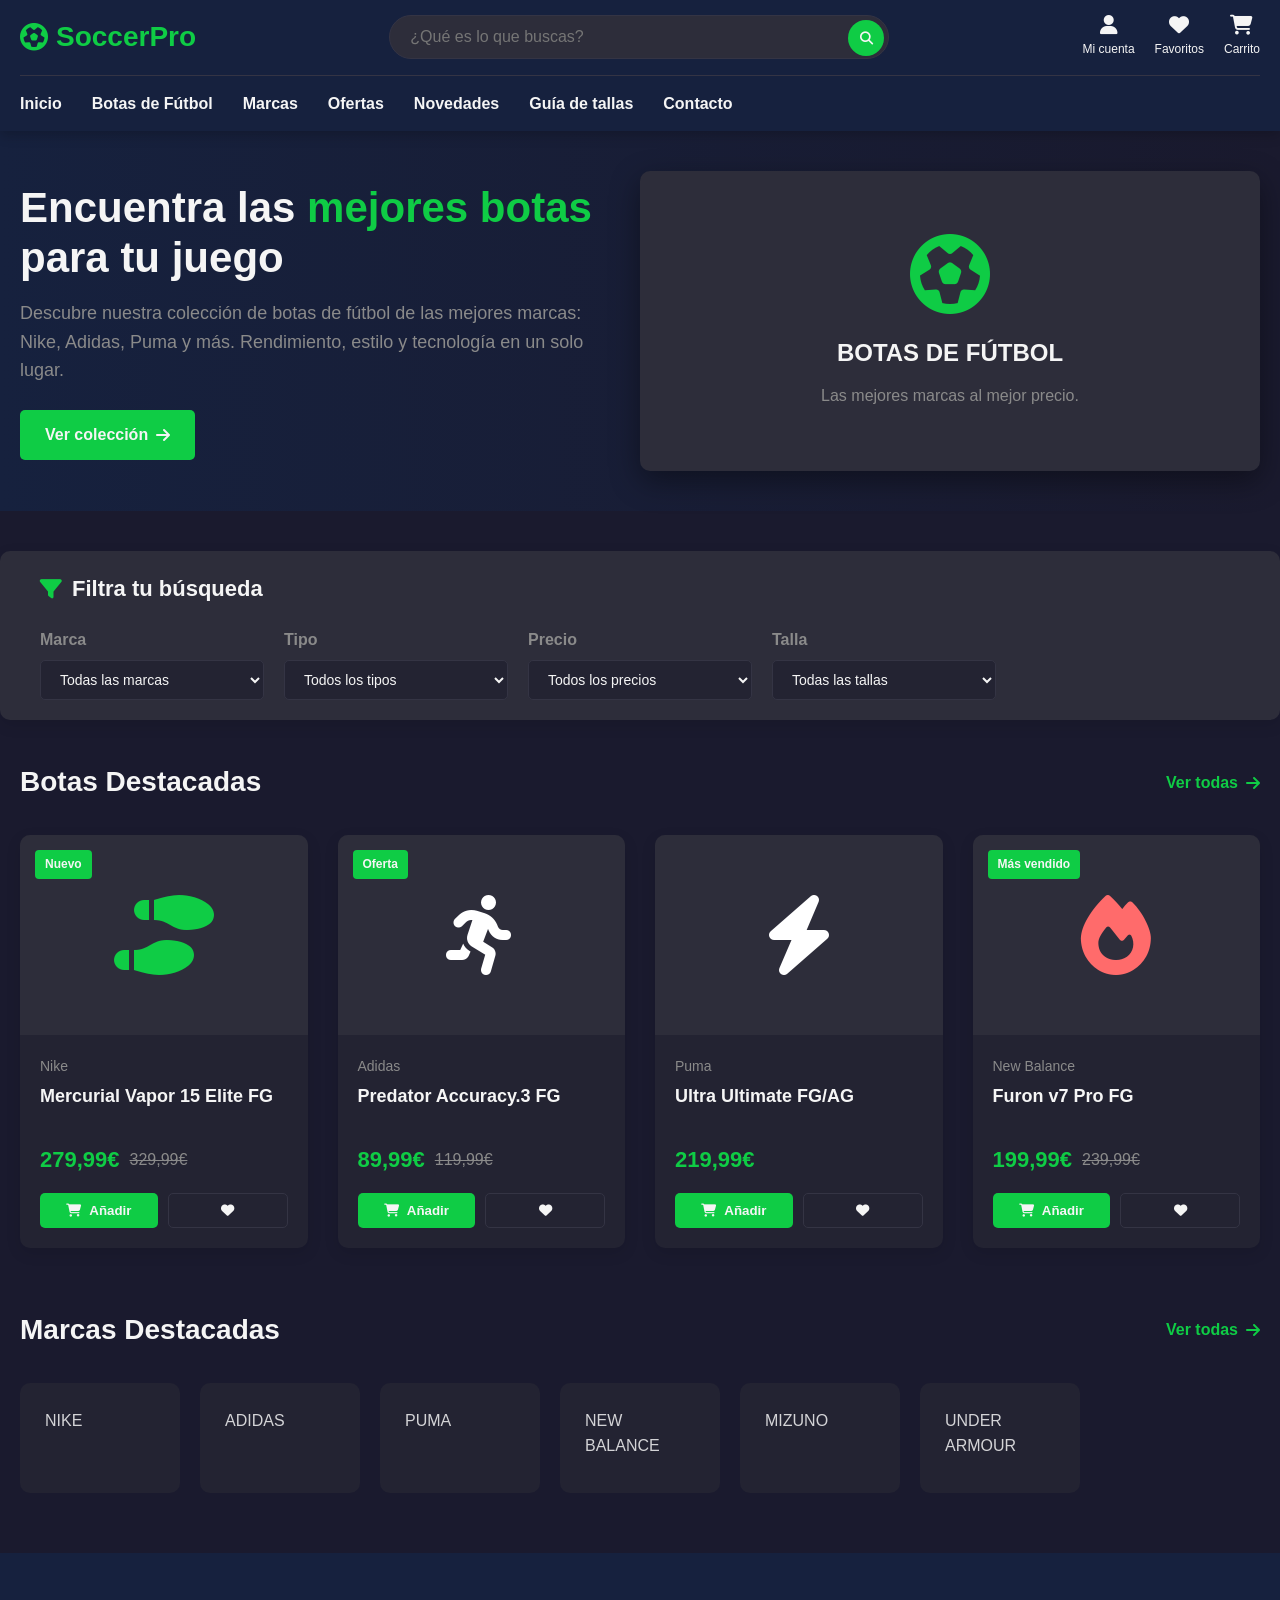
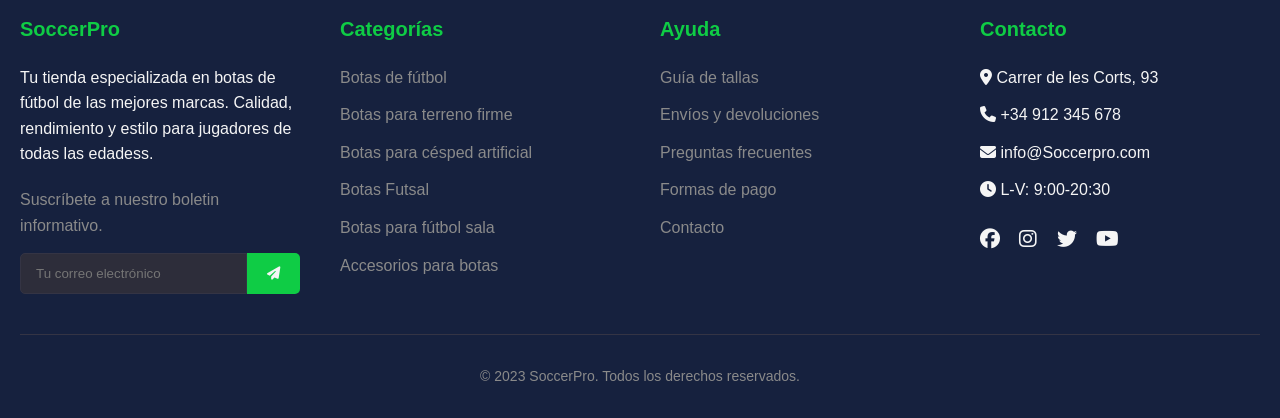
<file: Aplicaciones Web/Proyecto/MyWeb/Index.html>
<!DOCTYPE html>
<html lang="es">
<head>
    <meta charset="UTF-8">
    <meta name="viewport" content="width=device-width, initial-scale=1.0">
    <title>Botas de Fútbol | Tienda Oficial</title>
    <link rel="stylesheet" href="https://cdnjs.cloudflare.com/ajax/libs/font-awesome/6.4.0/css/all.min.css">
    <style>
        /* Reset y configuración general */
        * {
            margin: 0;
            padding: 0;
            box-sizing: border-box;
            font-family: 'Segoe UI', Tahoma, Geneva, Verdana, sans-serif;
        }

        :root {
            --primary: #1a1a2e;
            --secondary: #16213e;
            --accent: #0fcc45;
            --accent-hover: #2d24ae;
            --light: #f5f5f5;
            --gray: #8a8a8a;
            --dark-gray: #2d2d3a;
            --card-bg: #232332;
            --border-color: #343444;
        }

        body {
            background-color: var(--primary);
            color: var(--light);
            line-height: 1.6;
        }

        a {
            text-decoration: none;
            color: inherit;
        }

        .container {
            width: 100%;
            max-width: 1400px;
            margin: 0 auto;
            padding: 0 20px;
        }

        /* Header y navegación */
        header {
            background-color: var(--secondary);
            box-shadow: 0 4px 12px rgba(0, 0, 0, 0.2);
            position: sticky;
            top: 0;
            z-index: 1000;
        }

        .header-top {
            display: flex;
            justify-content: space-between;
            align-items: center;
            padding: 15px 0;
            border-bottom: 1px solid var(--border-color);
        }

        .logo {
            font-size: 28px;
            font-weight: 800;
            color: var(--accent);
            display: flex;
            align-items: center;
        }

        .logo i {
            margin-right: 8px;
        }

        .search-bar {
            flex: 0 1 500px;
            position: relative;
        }

        .search-bar input {
            width: 100%;
            padding: 12px 20px;
            border-radius: 30px;
            border: 1px solid var(--border-color);
            background-color: var(--dark-gray);
            color: var(--light);
            font-size: 16px;
        }

        .search-bar button {
            position: absolute;
            right: 5px;
            top: 5px;
            background-color: var(--accent);
            border: none;
            border-radius: 50%;
            width: 36px;
            height: 36px;
            color: var(--light);
            cursor: pointer;
            transition: background-color 0.3s;
        }

        .search-bar button:hover {
            background-color: var(--accent-hover);
        }

        .user-actions {
            display: flex;
            gap: 20px;
        }

        .user-actions a {
            display: flex;
            flex-direction: column;
            align-items: center;
            font-size: 12px;
            transition: color 0.3s;
        }

        .user-actions a:hover {
            color: var(--accent);
        }

        .user-actions i {
            font-size: 20px;
            margin-bottom: 5px;
        }

        .header-bottom {
            padding: 15px 0;
        }

        nav ul {
            display: flex;
            list-style: none;
            gap: 30px;
        }

        nav ul li a {
            font-weight: 600;
            font-size: 16px;
            transition: color 0.3s;
            position: relative;
        }

        nav ul li a:hover {
            color: var(--accent);
        }

        nav ul li a::after {
            content: '';
            position: absolute;
            bottom: -5px;
            left: 0;
            width: 0;
            height: 2px;
            background-color: var(--accent);
            transition: width 0.3s;
        }

        nav ul li a:hover::after {
            width: 100%;
        }

        /* Hero Section */
        .hero {
            background: linear-gradient(to right, var(--secondary), var(--primary));
            padding: 40px 0;
            margin-bottom: 40px;
        }

        .hero-content {
            display: flex;
            align-items: center;
            justify-content: space-between;
        }

        .hero-text {
            flex: 1;
        }

        .hero-text h1 {
            font-size: 42px;
            margin-bottom: 15px;
            line-height: 1.2;
        }

        .hero-text h1 span {
            color: var(--accent);
        }

        .hero-text p {
            font-size: 18px;
            margin-bottom: 25px;
            color: var(--gray);
            max-width: 600px;
        }

        .hero-image {
            flex: 1;
            text-align: right;
        }

        .hero-image img {
            max-width: 100%;
            border-radius: 10px;
            box-shadow: 0 10px 30px rgba(0, 0, 0, 0.4);
        }

        /* Filtros */
        .filters {
            background-color: var(--dark-gray);
            border-radius: 10px;
            padding: 20px;
            margin-bottom: 40px;
            box-shadow: 0 5px 15px rgba(0, 0, 0, 0.1);
        }

        .filters h2 {
            margin-bottom: 20px;
            font-size: 22px;
            display: flex;
            align-items: center;
            gap: 10px;
        }

        .filters h2 i {
            color: var(--accent);
        }

        .filter-options {
            display: grid;
            grid-template-columns: repeat(auto-fill, minmax(200px, 1fr));
            gap: 20px;
        }

        .filter-group {
            display: flex;
            flex-direction: column;
        }

        .filter-group label {
            margin-bottom: 8px;
            font-weight: 600;
            color: var(--gray);
        }

        .filter-group select {
            padding: 10px 15px;
            border-radius: 5px;
            border: 1px solid var(--border-color);
            background-color: var(--card-bg);
            color: var(--light);
            font-size: 14px;
        }

        /* Productos */
        .products-section {
            margin-bottom: 60px;
        }

        .section-header {
            display: flex;
            justify-content: space-between;
            align-items: center;
            margin-bottom: 30px;
        }

        .section-header h2 {
            font-size: 28px;
        }

        .view-all {
            color: var(--accent);
            font-weight: 600;
            display: flex;
            align-items: center;
            gap: 8px;
            transition: gap 0.3s;
        }

        .view-all:hover {
            gap: 12px;
        }

        .products-grid {
            display: grid;
            grid-template-columns: repeat(auto-fill, minmax(280px, 1fr));
            gap: 30px;
        }

        .product-card {
            background-color: var(--card-bg);
            border-radius: 10px;
            overflow: hidden;
            transition: transform 0.3s, box-shadow 0.3s;
            box-shadow: 0 5px 15px rgba(0, 0, 0, 0.1);
        }

        .product-card:hover {
            transform: translateY(-10px);
            box-shadow: 0 15px 30px rgba(0, 0, 0, 0.2);
        }

        .product-image {
            height: 200px;
            background-color: var(--dark-gray);
            display: flex;
            align-items: center;
            justify-content: center;
            position: relative;
        }

        .product-image img {
            max-width: 80%;
            max-height: 80%;
            transition: transform 0.5s;
        }

        .product-card:hover .product-image img {
            transform: scale(1.05);
        }

        .product-badge {
            position: absolute;
            top: 15px;
            left: 15px;
            background-color: var(--accent);
            color: var(--light);
            padding: 5px 10px;
            border-radius: 4px;
            font-size: 12px;
            font-weight: 600;
        }

        .product-info {
            padding: 20px;
        }

        .product-brand {
            color: var(--gray);
            font-size: 14px;
            margin-bottom: 5px;
        }

        .product-name {
            font-size: 18px;
            font-weight: 600;
            margin-bottom: 10px;
            height: 50px;
            overflow: hidden;
        }

        .product-price {
            display: flex;
            align-items: center;
            gap: 10px;
            margin-bottom: 15px;
        }

        .current-price {
            font-size: 22px;
            font-weight: 700;
            color: var(--accent);
        }

        .original-price {
            font-size: 16px;
            color: var(--gray);
            text-decoration: line-through;
        }

        .product-actions {
            display: flex;
            gap: 10px;
        }

        .btn-cart, .btn-wishlist {
            flex: 1;
            padding: 10px;
            border-radius: 5px;
            border: none;
            font-weight: 600;
            cursor: pointer;
            transition: background-color 0.3s;
            display: flex;
            align-items: center;
            justify-content: center;
            gap: 8px;
        }

        .btn-cart {
            background-color: var(--accent);
            color: var(--light);
        }

        .btn-cart:hover {
            background-color: var(--accent-hover);
        }

        .btn-wishlist {
            background-color: transparent;
            color: var(--light);
            border: 1px solid var(--border-color);
        }

        .btn-wishlist:hover {
            background-color: var(--border-color);
        }

        /* Marcas destacadas */
        .brands {
            margin-bottom: 60px;
        }

        .brands-grid {
            display: grid;
            grid-template-columns: repeat(auto-fill, minmax(150px, 1fr));
            gap: 20px;
        }

        .brand-card {
            background-color: var(--card-bg);
            border-radius: 10px;
            padding: 25px;
            display: flex;
            align-items: center;
            justify-content: center;
            transition: transform 0.3s, background-color 0.3s;
            cursor: pointer;
        }

        .brand-card:hover {
            transform: translateY(-5px);
            background-color: var(--dark-gray);
        }

        .brand-logo {
            width: 100%;
            height: 60px;
            background-size: contain;
            background-position: center;
            background-repeat: no-repeat;
            filter: brightness(0) invert(1);
            opacity: 0.8;
            transition: opacity 0.3s;
        }

        .brand-card:hover .brand-logo {
            opacity: 1;
        }

        /* Footer */
        footer {
            background-color: var(--secondary);
            padding: 60px 0 30px;
            margin-top: 60px;
        }

        .footer-content {
            display: grid;
            grid-template-columns: repeat(auto-fit, minmax(250px, 1fr));
            gap: 40px;
            margin-bottom: 40px;
        }

        .footer-column h3 {
            font-size: 20px;
            margin-bottom: 20px;
            color: var(--accent);
        }

        .footer-column ul {
            list-style: none;
        }

        .footer-column ul li {
            margin-bottom: 12px;
        }

        .footer-column ul li a {
            color: var(--gray);
            transition: color 0.3s;
        }

        .footer-column ul li a:hover {
            color: var(--accent);
        }

        .newsletter {
            margin-top: 20px;
        }

        .newsletter p {
            margin-bottom: 15px;
            color: var(--gray);
        }

        .newsletter-form {
            display: flex;
        }

        .newsletter-form input {
            flex: 1;
            padding: 12px 15px;
            border-radius: 5px 0 0 5px;
            border: 1px solid var(--border-color);
            background-color: var(--dark-gray);
            color: var(--light);
        }

        .newsletter-form button {
            background-color: var(--accent);
            color: var(--light);
            border: none;
            padding: 0 20px;
            border-radius: 0 5px 5px 0;
            cursor: pointer;
            transition: background-color 0.3s;
        }

        .newsletter-form button:hover {
            background-color: var(--accent-hover);
        }

        .footer-bottom {
            text-align: center;
            padding-top: 30px;
            border-top: 1px solid var(--border-color);
            color: var(--gray);
            font-size: 14px;
        }

        /* Responsividad */
        @media (max-width: 992px) {
            .hero-content {
                flex-direction: column;
                text-align: center;
            }

            .hero-text {
                margin-bottom: 40px;
            }

            .hero-image {
                text-align: center;
            }

            .filter-options {
                grid-template-columns: repeat(2, 1fr);
            }
        }

        @media (max-width: 768px) {
            .header-top {
                flex-direction: column;
                gap: 20px;
            }

            .search-bar {
                width: 100%;
                order: 3;
            }

            .filter-options {
                grid-template-columns: 1fr;
            }

            .products-grid {
                grid-template-columns: repeat(2, 1fr);
            }
        }

        @media (max-width: 576px) {
            nav ul {
                flex-wrap: wrap;
                justify-content: center;
                gap: 15px;
            }

            .products-grid {
                grid-template-columns: 1fr;
            }

            .brands-grid {
                grid-template-columns: repeat(2, 1fr);
            }

            .product-actions {
                flex-direction: column;
            }
        }
    </style>
</head>
<body>
    <!-- Header y navegación -->
    <header>
        <div class="container">
            <div class="header-top">
                <a href="#" class="logo">
                    <i class="fas fa-futbol"></i> SoccerPro
                </a>
                
                <div class="search-bar">
                    <input type="text" placeholder="¿Qué es lo que buscas?">
                    <button><i class="fas fa-search"></i></button>
                </div>
                
                <div class="user-actions">
                    <a href="#">
                        <i class="fas fa-user"></i>
                        <span>Mi cuenta</span>
                    </a>
                    <a href="#">
                        <i class="fas fa-heart"></i>
                        <span>Favoritos</span>
                    </a>
                    <a href="#">
                        <i class="fas fa-shopping-cart"></i>
                        <span>Carrito</span>
                    </a>
                </div>
            </div>
            
            <div class="header-bottom">
                <nav>
                    <ul>
                        <li><a href="#">Inicio</a></li>
                        <li><a href="#">Botas de Fútbol</a></li>
                        <li><a href="#">Marcas</a></li>
                        <li><a href="#">Ofertas</a></li>
                        <li><a href="#">Novedades</a></li>
                        <li><a href="#">Guía de tallas</a></li>
                        <li><a href="#">Contacto</a></li>
                    </ul>
                </nav>
            </div>
        </div>
    </header>

    <!-- Hero Section -->
    <section class="hero">
        <div class="container">
            <div class="hero-content">
                <div class="hero-text">
                    <h1>Encuentra las <span>mejores botas</span> para tu juego</h1>
                    <p>Descubre nuestra colección de botas de fútbol de las mejores marcas: Nike, Adidas, Puma y más. Rendimiento, estilo y tecnología en un solo lugar.</p>
                    <a href="#" class="btn-cart" style="display: inline-flex; width: auto; padding: 12px 25px;">
                        Ver colección <i class="fas fa-arrow-right"></i>
                    </a>
                </div>
                <div class="hero-image">
                    <!-- Imagen representativa de botas de fútbol -->
                    <div style="width: 100%; height: 300px; background-color: var(--dark-gray); border-radius: 10px; display: flex; align-items: center; justify-content: center; box-shadow: 0 10px 30px rgba(0,0,0,0.4);">
                        <div style="text-align: center; color: var(--light);">
                            <i class="fas fa-futbol" style="font-size: 80px; color: var(--accent); margin-bottom: 20px;"></i>
                            <h2 style="font-size: 24px; margin-bottom: 10px;">BOTAS DE FÚTBOL</h2>
                            <p style="color: var(--gray);">Las mejores marcas al mejor precio.</p>
                        </div>
                    </div>
                </div>
            </div>
        </div>
    </section>

    <!-- Filtros de productos -->
    <section class="filters">
        <div class="container">
            <h2><i class="fas fa-filter"></i> Filtra tu búsqueda</h2>
            <div class="filter-options">
                <div class="filter-group">
                    <label for="brand">Marca</label>
                    <select id="brand">
                        <option value="">Todas las marcas</option>
                        <option value="nike">Nike</option>
                        <option value="adidas">Adidas</option>
                        <option value="puma">Puma</option>
                        <option value="new-balance">New Balance</option>
                        <option value="mizuno">Mizuno</option>
                        <option value="Joma">Joma</option>
        
            
                    </select>
                </div>
                
                <div class="filter-group">
                    <label for="type">Tipo</label>
                    <select id="type">
                        <option value="">Todos los tipos</option>
                        <option value="firm">Firmes (Tierra)</option>
                        <option value="artificial">Artificial (Césped)</option>
                        <option value="Futsal">Futsal</option>
                        <option value="multiterrain">Multiterreno</option>
                    </select>
                </div>
                
                <div class="filter-group">
                    <label for="price">Precio</label>
                    <select id="price">
                        <option value="">Todos los precios</option>
                        <option value="0-50">Menos de 50€</option>
                        <option value="50-100">50€ - 100€</option>
                        <option value="100-150">100€ - 150€</option>
                        <option value="150+">Más de 150€</option>
                    </select>
                </div>
                
                <div class="filter-group">
                    <label for="size">Talla</label>
                    <select id="size">
                        <option value="">Todas las tallas</option>
                        <option value="36">36</option>
                        <option value="37">37</option>
                        <option value="38">38</option>
                        <option value="39">39</option>
                        <option value="40">40</option>
                        <option value="41">41</option>
                        <option value="42">42</option>
                        <option value="43">43</option>
                        <option value="44">44</option>
                        <option value="45">45</option>
                    </select>
                </div>
            </div>
        </div>
    </section>

    <!-- Productos destacados -->
    <section class="products-section">
        <div class="container">
            <div class="section-header">
                <h2>Botas Destacadas</h2>
                <a href="#" class="view-all">
                    Ver todas <i class="fas fa-arrow-right"></i>
                </a>
            </div>
            
            <div class="products-grid">
                <!-- Producto 1 -->
                <div class="product-card">
                    <div class="product-image">
                        <div class="product-badge">Nuevo</div>
                        <div style="width: 100%; height: 100%; display: flex; align-items: center; justify-content: center;">
                            <i class="fas fa-shoe-prints" style="font-size: 80px; color: var(--accent);"></i>
                        </div>
                    </div>
                    <div class="product-info">
                        <div class="product-brand">Nike</div>
                        <div class="product-name">Mercurial Vapor 15 Elite FG</div>
                        <div class="product-price">
                            <span class="current-price">279,99€</span>
                            <span class="original-price">329,99€</span>
                        </div>
                        <div class="product-actions">
                            <button class="btn-cart">
                                <i class="fas fa-shopping-cart"></i> Añadir
                            </button>
                            <button class="btn-wishlist">
                                <i class="fas fa-heart"></i>
                            </button>
                        </div>
                    </div>
                </div>
                
                <!-- Producto 2 -->
                <div class="product-card">
                    <div class="product-image">
                        <div class="product-badge">Oferta</div>
                        <div style="width: 100%; height: 100%; display: flex; align-items: center; justify-content: center;">
                            <i class="fas fa-running" style="font-size: 80px; color: #fff;"></i>
                        </div>
                    </div>
                    <div class="product-info">
                        <div class="product-brand">Adidas</div>
                        <div class="product-name">Predator Accuracy.3 FG</div>
                        <div class="product-price">
                            <span class="current-price">89,99€</span>
                            <span class="original-price">119,99€</span>
                        </div>
                        <div class="product-actions">
                            <button class="btn-cart">
                                <i class="fas fa-shopping-cart"></i> Añadir
                            </button>
                            <button class="btn-wishlist">
                                <i class="fas fa-heart"></i>
                            </button>
                        </div>
                    </div>
                </div>
                
                <!-- Producto 3 -->
                <div class="product-card">
                    <div class="product-image">
                        <div style="width: 100%; height: 100%; display: flex; align-items: center; justify-content: center;">
                            <i class="fas fa-bolt" style="font-size: 80px; color: #fff;"></i>
                        </div>
                    </div>
                    <div class="product-info">
                        <div class="product-brand">Puma</div>
                        <div class="product-name">Ultra Ultimate FG/AG</div>
                        <div class="product-price">
                            <span class="current-price">219,99€</span>
                        </div>
                        <div class="product-actions">
                            <button class="btn-cart">
                                <i class="fas fa-shopping-cart"></i> Añadir
                            </button>
                            <button class="btn-wishlist">
                                <i class="fas fa-heart"></i>
                            </button>
                        </div>
                    </div>
                </div>
                
                <!-- Producto 4 -->
                <div class="product-card">
                    <div class="product-image">
                        <div class="product-badge">Más vendido</div>
                        <div style="width: 100%; height: 100%; display: flex; align-items: center; justify-content: center;">
                            <i class="fas fa-fire" style="font-size: 80px; color: #ff6b6b;"></i>
                        </div>
                    </div>
                    <div class="product-info">
                        <div class="product-brand">New Balance</div>
                        <div class="product-name">Furon v7 Pro FG</div>
                        <div class="product-price">
                            <span class="current-price">199,99€</span>
                            <span class="original-price">239,99€</span>
                        </div>
                        <div class="product-actions">
                            <button class="btn-cart">
                                <i class="fas fa-shopping-cart"></i> Añadir
                            </button>
                            <button class="btn-wishlist">
                                <i class="fas fa-heart"></i>
                            </button>
                        </div>
                    </div>
                </div>
            </div>
        </div>
    </section>

    <!-- Marcas destacadas -->
    <section class="brands">
        <div class="container">
            <div class="section-header">
                <h2>Marcas Destacadas</h2>
                <a href="#" class="view-all">
                    Ver todas <i class="fas fa-arrow-right"></i>
                </a>
            </div>
            
            <div class="brands-grid">
                <div class="brand-card">
                    <div class="brand-logo" style="background-image: url('data:image/svg+xml;utf8,<svg xmlns=\"http://www.w3.org/2000/svg\" viewBox=\"0 0 24 24\" fill=\"white\"><text x=\"50%\" y=\"50%\" text-anchor=\"middle\" dy=\".3em\" font-size=\"24\" font-weight=\"bold\">NIKE</text></svg></div>
                </div>
                <div class="brand-card">
                    <div class="brand-logo" style="background-image: url('data:image/svg+xml;utf8,<svg xmlns=\"http://www.w3.org/2000/svg\" viewBox=\"0 0 24 24\" fill=\"white\"><text x=\"50%\" y=\"50%\" text-anchor=\"middle\" dy=\".3em\" font-size=\"24\" font-weight=\"bold\">ADIDAS</text></svg></div>
                </div>
                <div class="brand-card">
                    <div class="brand-logo" style="background-image: url('data:image/svg+xml;utf8,<svg xmlns=\"http://www.w3.org/2000/svg\" viewBox=\"0 0 24 24\" fill=\"white\"><text x=\"50%\" y=\"50%\" text-anchor=\"middle\" dy=\".3em\" font-size=\"24\" font-weight=\"bold\">PUMA</text></svg></div>
                </div>
                <div class="brand-card">
                    <div class="brand-logo" style="background-image: url('data:image/svg+xml;utf8,<svg xmlns=\"http://www.w3.org/2000/svg\" viewBox=\"0 0 24 24\" fill=\"white\"><text x=\"50%\" y=\"50%\" text-anchor=\"middle\" dy=\".3em\" font-size=\"20\" font-weight=\"bold\">NEW BALANCE</text></svg></div>
                </div>
                <div class="brand-card">
                    <div class="brand-logo" style="background-image: url('data:image/svg+xml;utf8,<svg xmlns=\"http://www.w3.org/2000/svg\" viewBox=\"0 0 24 24\" fill=\"white\"><text x=\"50%\" y=\"50%\" text-anchor=\"middle\" dy=\".3em\" font-size=\"24\" font-weight=\"bold\">MIZUNO</text></svg></div>
                </div>
                <div class="brand-card">
                    <div class="brand-logo" style="background-image: url('data:image/svg+xml;utf8,<svg xmlns=\"http://www.w3.org/2000/svg\" viewBox=\"0 0 24 24\" fill=\"white\"><text x=\"50%\" y=\"50%\" text-anchor=\"middle\" dy=\".3em\" font-size=\"18\" font-weight=\"bold\">UNDER ARMOUR</text></svg></div>
                </div>
            </div>
        </div>
    </section>

    <!-- Footer -->
    <footer>
        <div class="container">
            <div class="footer-content">
                <div class="footer-column">
                    <h3>SoccerPro</h3>
                    <p>Tu tienda especializada en botas de fútbol de las mejores marcas. Calidad, rendimiento y estilo para jugadores de todas las edadess.</p>
                    <div class="newsletter">
                        <p>Suscríbete a nuestro boletin informativo.</p>
                        <form class="newsletter-form">
                            <input type="email" placeholder="Tu correo electrónico">
                            <button type="submit">
                                <i class="fas fa-paper-plane"></i>
                            </button>
                        </form>
                    </div>
                </div>
                
                <div class="footer-column">
                    <h3>Categorías</h3>
                    <ul>
                        <li><a href="#">Botas de fútbol</a></li>
                        <li><a href="#">Botas para terreno firme</a></li>
                        <li><a href="#">Botas para césped artificial</a></li>
                        <li><a href="#">Botas Futsal</a></li>
                        <li><a href="#">Botas para fútbol sala</a></li>
                        <li><a href="#">Accesorios para botas</a></li>
                    </ul>
                </div>
                
                <div class="footer-column">
                    <h3>Ayuda</h3>
                    <ul>
                        <li><a href="#">Guía de tallas</a></li>
                        <li><a href="#">Envíos y devoluciones</a></li>
                        <li><a href="#">Preguntas frecuentes</a></li>
                        <li><a href="#">Formas de pago</a></li>
                        <li><a href="#">Contacto</a></li>
                    </ul>
                </div>
                
                <div class="footer-column">
                    <h3>Contacto</h3>
                    <ul>
                        <li><i class="fas fa-map-marker-alt"></i> Carrer de les Corts, 93</li>
                        <li><i class="fas fa-phone"></i> +34 912 345 678</li>
                        <li><i class="fas fa-envelope"></i> info@Soccerpro.com</li>
                        <li><i class="fas fa-clock"></i> L-V: 9:00-20:30</li>
                    </ul>
                    <div style="margin-top: 20px;">
                        <a href="#" style="margin-right: 15px; font-size: 20px;"><i class="fab fa-facebook"></i></a>
                        <a href="#" style="margin-right: 15px; font-size: 20px;"><i class="fab fa-instagram"></i></a>
                        <a href="#" style="margin-right: 15px; font-size: 20px;"><i class="fab fa-twitter"></i></a>
                        <a href="#" style="font-size: 20px;"><i class="fab fa-youtube"></i></a>
                    </div>
                </div>
            </div>
            
            <div class="footer-bottom">
                <p>&copy; 2023 SoccerPro. Todos los derechos reservados.</p>
            </div>
        </div>
    </footer>

    <script>
        // Interacción básica para los botones
        document.addEventListener('DOMContentLoaded', function() {
            const addToCartButtons = document.querySelectorAll('.btn-cart');
            const wishlistButtons = document.querySelectorAll('.btn-wishlist');
            
            addToCartButtons.forEach(button => {
                button.addEventListener('click', function() {
                    const productName = this.closest('.product-card').querySelector('.product-name').textContent;
                    alert(`¡${productName} añadido al carrito!`);
                });
            });
            
            wishlistButtons.forEach(button => {
                button.addEventListener('click', function() {
                    const productName = this.closest('.product-card').querySelector('.product-name').textContent;
                    const icon = this.querySelector('i');
                    
                    if (icon.classList.contains('fas')) {
                        icon.classList.remove('fas');
                        icon.classList.add('far');
                        alert(`¡${productName} eliminado de favoritos!`);
                    } else {
                        icon.classList.remove('far');
                        icon.classList.add('fas');
                        alert(`¡${productName} añadido a favoritos!`);
                    }
                });
            });
            
            // Filtro interactivo
            const filterSelects = document.querySelectorAll('select');
            filterSelects.forEach(select => {
                select.addEventListener('change', function() {
                    alert('Filtros aplicados. En una tienda real, esto actualizaría los productos mostrados.');
                });
            });
        });
    </script>
</body>
</html>
</file>
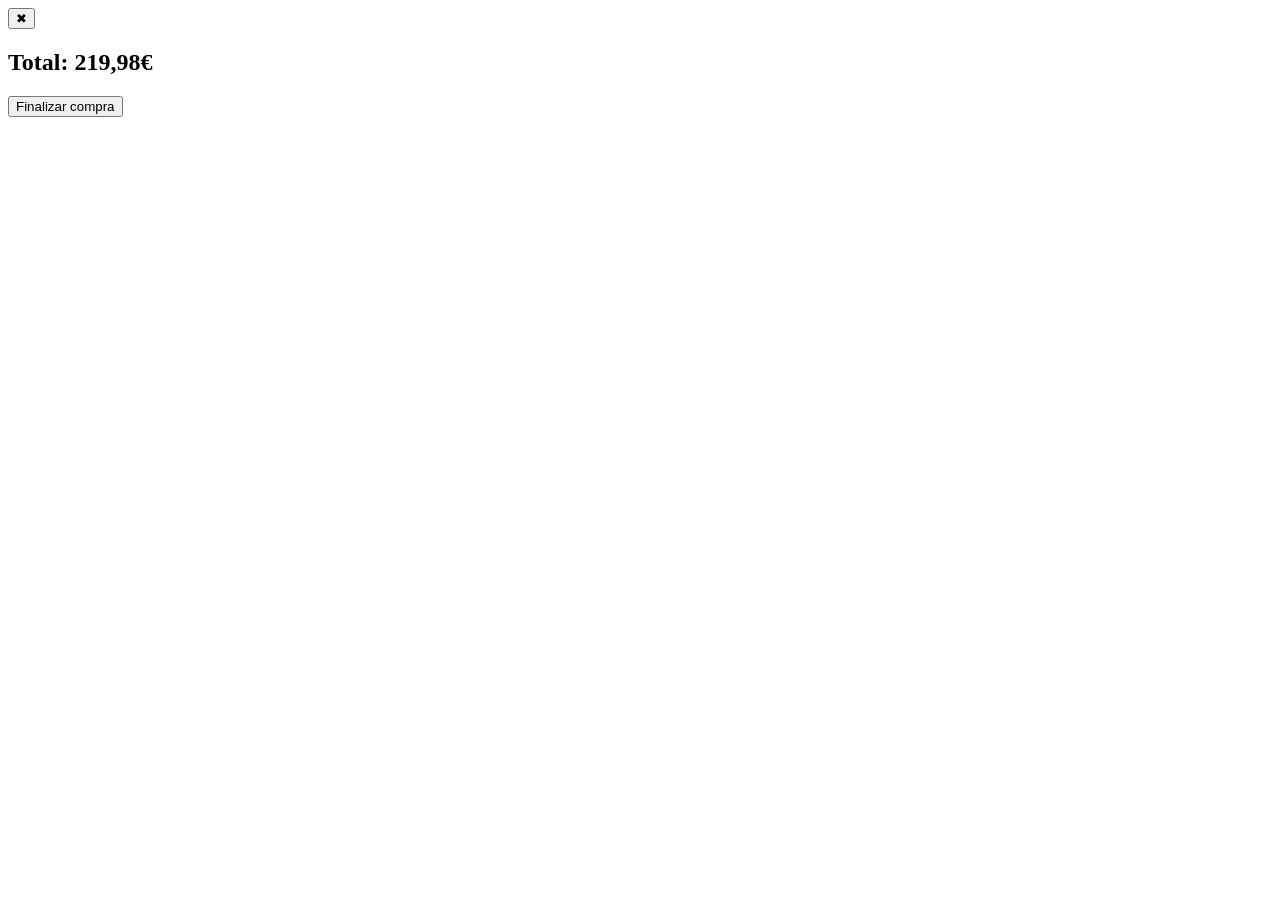
<file: carrito.html>
<!DOCTYPE html>

    <button class="eliminar">✖</button>
  </div>

</main>

<section class="resumen">
  <h2>Total: <span id="total">219,98€</span></h2>
  <button class="pagar">Finalizar compra</button>
</section>

<script>
  const botonesEliminar = document.querySelectorAll(".eliminar");

  botonesEliminar.forEach(btn => {
    btn.addEventListener("click", function(){
      const producto = this.parentElement;

      producto.style.opacity = "0";
      producto.style.transform = "translateX(100px)";

      setTimeout(()=>{
        producto.remove();
      },300);
    });
  });

  const botonesMas = document.querySelectorAll(".mas");
  const botonesMenos = document.querySelectorAll(".menos");

  botonesMas.forEach(btn => {
    btn.addEventListener("click", function(){
      const span = this.parentElement.querySelector("span");
      span.textContent = Number(span.textContent) + 1;
    });
  });

  botonesMenos.forEach(btn => {
    btn.addEventListener("click", function(){
      const span = this.parentElement.querySelector("span");
      if(span.textContent > 1){
        span.textContent = Number(span.textContent) - 1;
      }
    });
  });
</script>

</body>
</html>
</file>
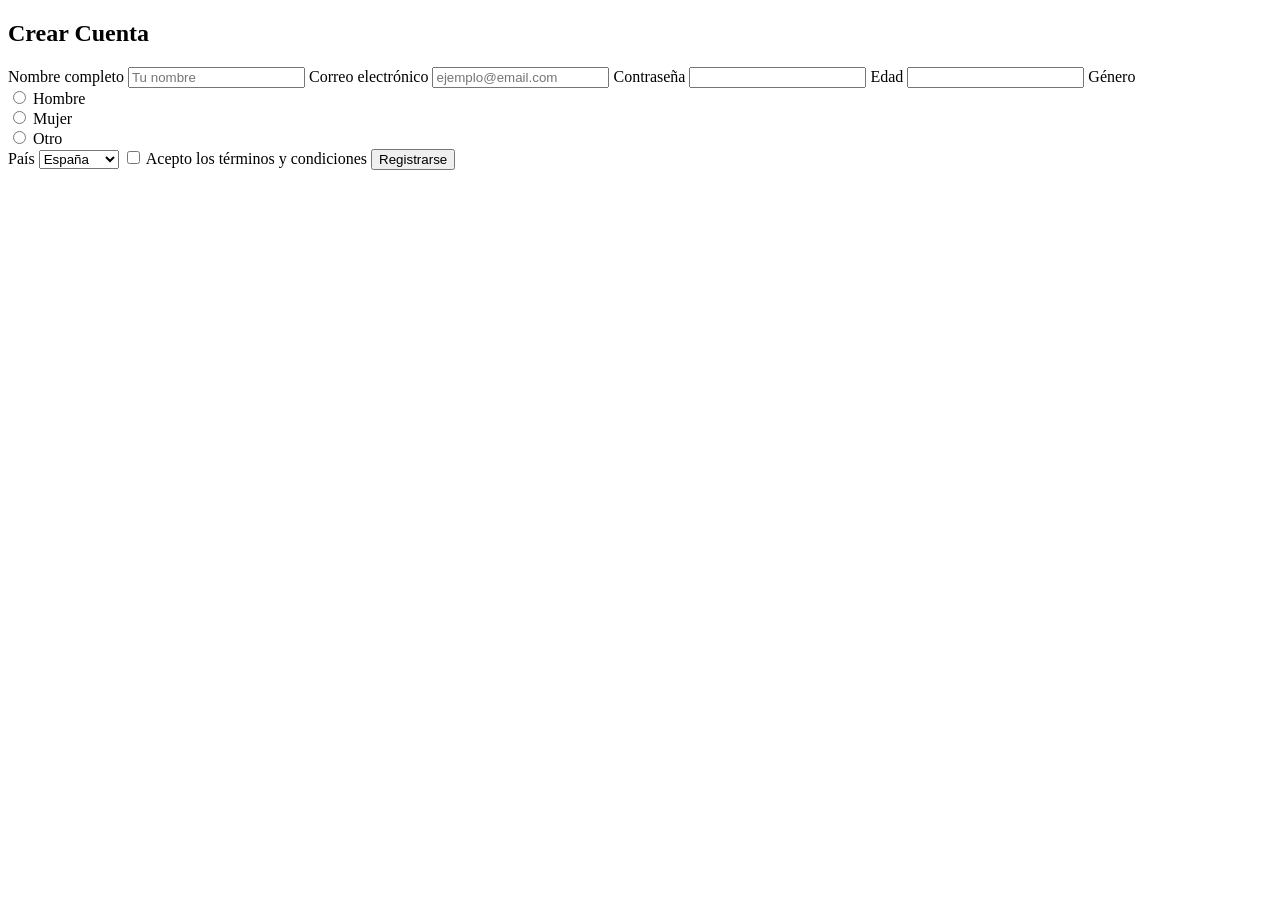
<file: CrearCuenta.html>
<!DOCTYPE html>
<html lang="es">
<head>
    <meta charset="UTF-8">
    <meta name="viewport" content="width=device-width, initial-scale=1.0">
    <title>Crear Cuenta</title>
    <link href="crear cuenta.css">
</head>
<body>

<div class="container">
    <h2>Crear Cuenta</h2>
    <form>
        <label>Nombre completo</label>
        <input type="text" placeholder="Tu nombre" required>

        <label>Correo electrónico</label>
        <input type="email" placeholder="ejemplo@email.com" required>

        <label>Contraseña</label>
        <input type="password" required>

        <label>Edad</label>
        <input type="number" min="0" required>

        <label>Género</label>
        <div class="radio-group">
            <input type="radio" name="genero" value="hombre"> Hombre<br>
            <input type="radio" name="genero" value="mujer"> Mujer<br>
            <input type="radio" name="genero" value="otro"> Otro
        </div>

        <label>País</label>
        <select>
            <option>España</option>
            <option>México</option>
            <option>Argentina</option>
            <option>Otro</option>
        </select>

        <label>
            <input type="checkbox" required> Acepto los términos y condiciones
        </label>

        <button type="submit">Registrarse</button>
    </form>
</div>

</body>
</html>
</file>
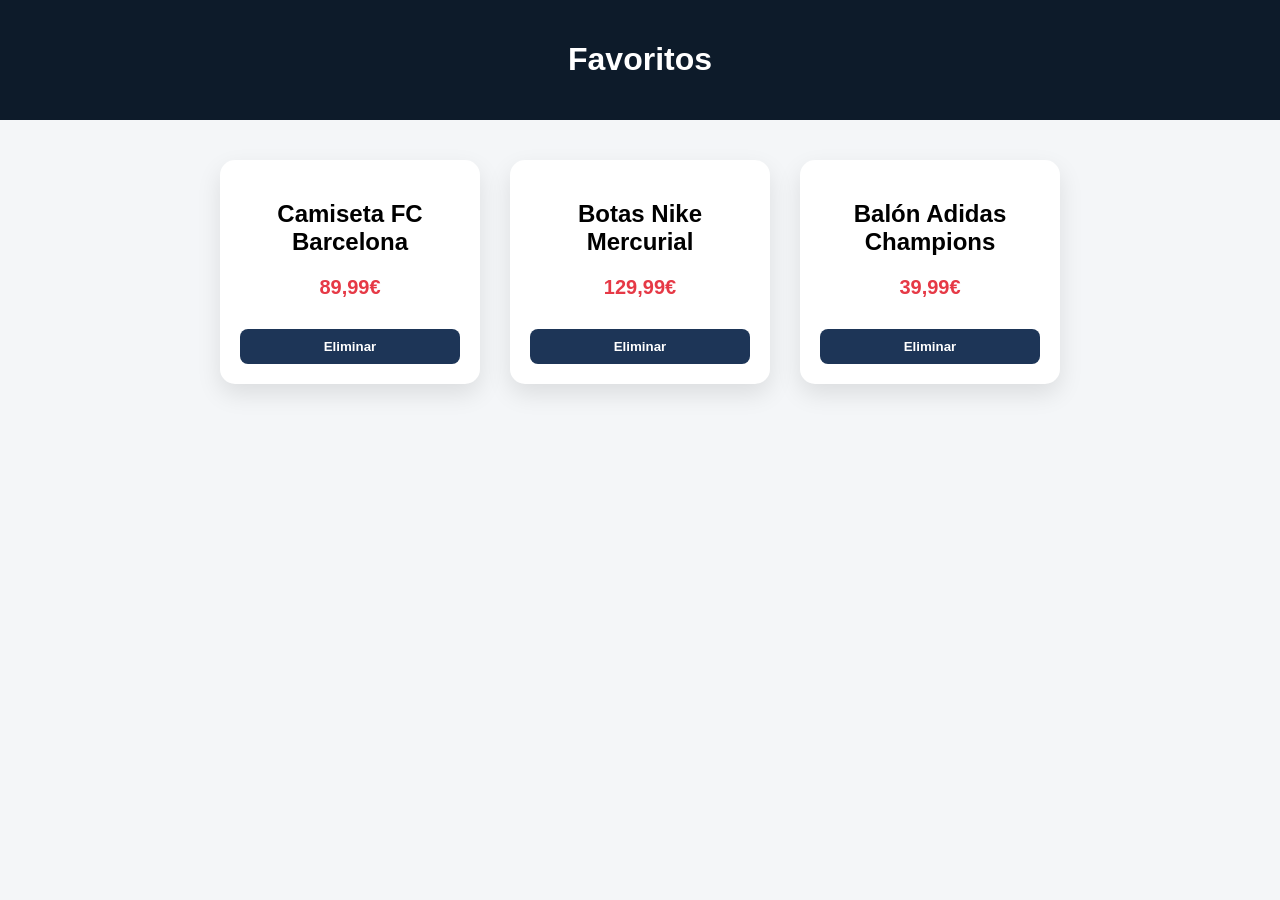
<file: favoritos.html>
<!DOCTYPE html>
<html lang="es">
<head>
  <meta charset="UTF-8" />
  <title>Favoritos - Tienda Fútbol</title>
  <link rel="stylesheet" href="favoritos.css" />
</head>
<body>

  <header class="header">
    <h1> Favoritos</h1>
  </header>

  <main class="contenedor-favoritos">

    <div class="card">
      
      <h2>Camiseta FC Barcelona</h2>
      <p class="precio">89,99€</p>
      <button>Eliminar</button>
    </div>

    <div class="card">
      
      <h2>Botas Nike Mercurial</h2>
      <p class="precio">129,99€</p>
      <button>Eliminar</button>
    </div>

    <div class="card">
      
      <h2>Balón Adidas Champions</h2>
      <p class="precio">39,99€</p>
      <button>Eliminar</button>
    </div>

  </main>

</body>
<script>
  const botones = document.querySelectorAll(".card button");

  botones.forEach(boton => {
    boton.addEventListener("click", function(){
      const card = this.parentElement;
      card.style.opacity = "0";
      card.style.transform = "scale(0.8)";

      setTimeout(() => {
        card.remove();
      }, 300);
    });
  });
</script>
</html>
</file>
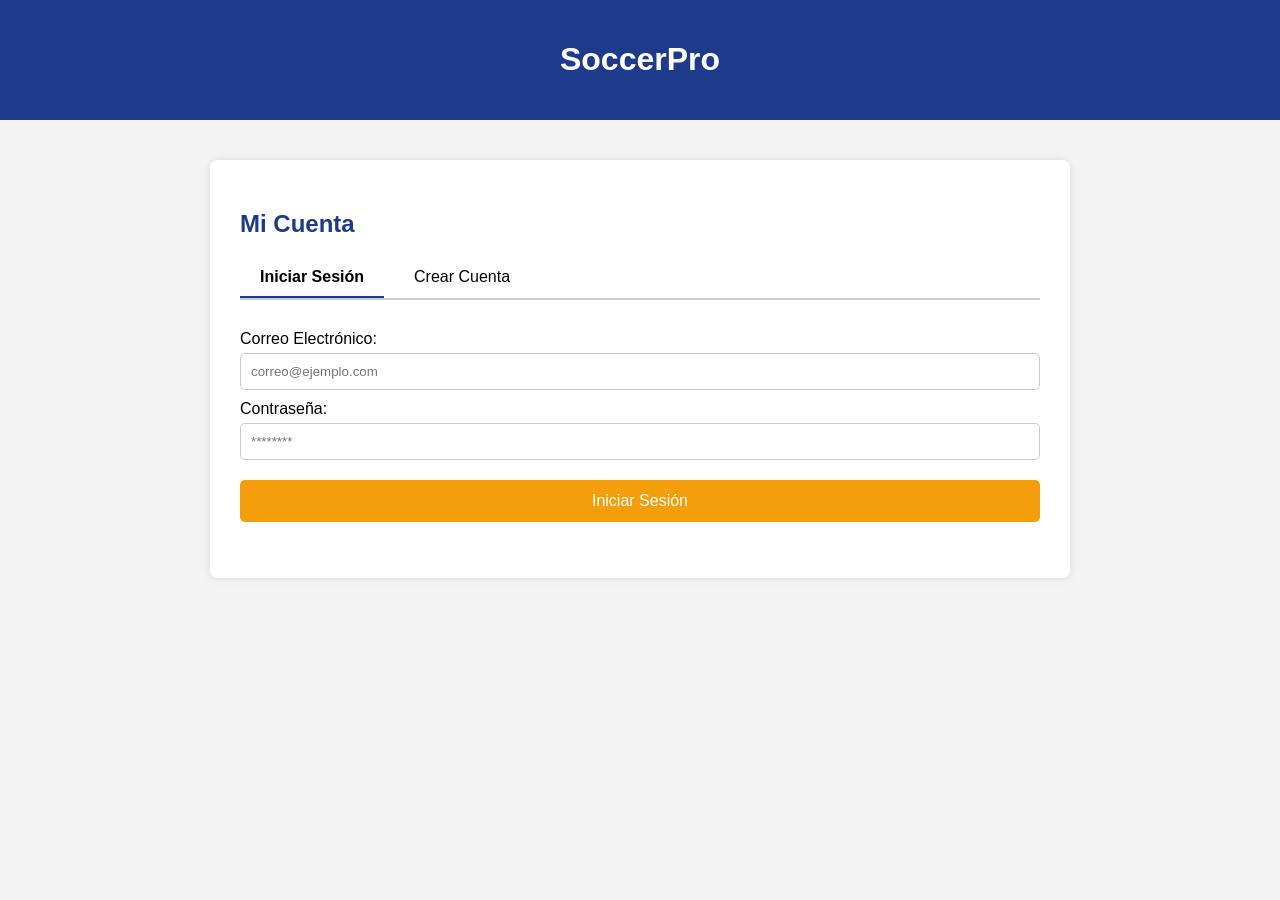
<file: MiCuenta.html>
<!DOCTYPE html>
<html lang="es">
<head>
    <meta charset="UTF-8">
    <meta name="viewport" content="width=device-width, initial-scale=1.0">
    <title>Mi Cuenta - SoccerPro</title>
    <link rel="stylesheet" href="MiCuenta.css">
</head>
<body>

<header>
    <h1>SoccerPro</h1>
</header>

<div class="container">
    <h2>Mi Cuenta</h2>

    <div class="tabs">
        <div class="tab active" onclick="openTab('login')">Iniciar Sesión</div>
        <div class="tab" onclick="openTab('perfil')">Crear Cuenta</div> 
    </div>

    <div id="login" class="tab-content active">
    <form id="loginForm">
        <label for="email">Correo Electrónico:</label>
        <input type="email" id="email" name="email" placeholder="correo@ejemplo.com" required>

        <label for="password">Contraseña:</label>
        <input type="password" id="password" name="password" placeholder="********" required>

        <button type="submit">Iniciar Sesión</button>
        <p id="loginMessage" style="color:red; margin-top:10px;"></p>
    </form>
</div>

    <div id="perfil" class="tab-content">
        <div class="user-info">
            <p><strong>Nombre:</strong> Juan Pérez</p>
            <p><strong>Email:</strong> juanperez@example.com</p>
            <p><strong>Miembro desde:</strong> Enero 2023</p>
            <button>Editar Perfil</button>
        </div>
    </div>
</div>

<script>
 
    const loginForm = document.getElementById('loginForm');
    const loginMessage = document.getElementById('loginMessage');

    loginForm.addEventListener('submit', function(event) {
        event.preventDefault(); // Evita recargar la página

        const email = document.getElementById('email').value;
        const password = document.getElementById('password').value;

        // Usuario de prueba
        const user = {
            email: "juanperez@example.com",
            password: "123456"
        };

        if(email === user.email && password === user.password) {
            loginMessage.style.color = "green";
            loginMessage.textContent = "¡Inicio de sesión exitoso!";
            // Abre la pestaña de perfil
            openTab('perfil');
        } else {
            loginMessage.style.color = "red";
            loginMessage.textContent = "Correo o contraseña incorrectos.";
        }
    });
</script>
<script>
    // Función para cambiar de pestaña
    function openTab(tabName) {
        const tabs = document.querySelectorAll('.tab');
        const contents = document.querySelectorAll('.tab-content');

        tabs.forEach(tab => tab.classList.remove('active'));
        contents.forEach(content => content.classList.remove('active'));

        document.querySelector(`.tab[onclick="openTab('${tabName}')"]`).classList.add('active');
        document.getElementById(tabName).classList.add('active');

        // Si abrimos perfil, actualizar contenido dinámicamente
        if(tabName === 'perfil') {
            showProfile();
        }
    }

    // Usuario de prueba
    let loggedUser = null;

    const loginForm = document.getElementById('loginForm');
    const loginMessage = document.getElementById('loginMessage');

    loginForm.addEventListener('submit', function(event) {
        event.preventDefault();

        const email = document.getElementById('email').value;
        const password = document.getElementById('password').value;

        // Datos de usuario de prueba
        const user = {
            name: "Juan Pérez",
            email: "juanperez@example.com",
            memberSince: "Enero 2023",
            password: "123456"
        };

        if(email === user.email && password === user.password) {
            loggedUser = user; // Guardamos el usuario
            loginMessage.style.color = "green";
            loginMessage.textContent = "¡Inicio de sesión exitoso!";
            openTab('perfil'); 
        } else {
            loginMessage.style.color = "red";
            loginMessage.textContent = "Correo o contraseña incorrectos.";
        }
    });

    
    function showProfile() {
        const userInfo = document.getElementById('userInfo');
        if(loggedUser) {
            userInfo.innerHTML = `
                <p><strong>Nombre:</strong> ${loggedUser.name}</p>
                <p><strong>Email:</strong> ${loggedUser.email}</p>
                <p><strong>Miembro desde:</strong> ${loggedUser.memberSince}</p>
                <button onclick="editProfile()">Editar Perfil</button>
            `;
        } else {
            userInfo.innerHTML = `<p>Debes iniciar sesión para ver tu perfil.</p>`;
        }
    }

    
    function editProfile() {
        alert("Función de edición de perfil aún no implementada.");
    }
</script>
</body>
</html>
</file>
<file: favoritos.css>
body{
  font-family: Arial, Helvetica, sans-serif;
  margin:0;
  background:#f4f6f8;
}

.header{
  background:#0d1b2a;
  color:white;
  padding:20px;
  text-align:center;
}

.contenedor-favoritos{
  display:flex;
  gap:30px;
  padding:40px;
  justify-content:center;
  flex-wrap:wrap;
}

.card{
  background:white;
  border-radius:15px;
  padding:20px;
  width:220px;
  text-align:center;
  box-shadow:0 10px 25px rgba(0,0,0,0.1);
  transition:0.3s;
}

.card:hover{
  transform:translateY(-5px);
}

.card img{
  width:100%;
  border-radius:10px;
}

.precio{
  font-size:20px;
  font-weight:bold;
  color:#e63946;
}

button{
  margin-top:10px;
  padding:10px;
  width:100%;
  border:none;
  border-radius:8px;
  background:#1d3557;
  color:white;
  cursor:pointer;
  font-weight:bold;
}

button:hover{
  background:#457b9d;
}
</file>
<file: MiCuenta.css>
body {
            font-family: Arial, sans-serif;
            background-color: #f4f4f4;
            margin: 0;
            padding: 0;
        }

        header {
            background-color: #1e3a8a;
            color: white;
            padding: 20px;
            text-align: center;
        }

        .container {
            max-width: 800px;
            margin: 40px auto;
            background: white;
            padding: 30px;
            border-radius: 8px;
            box-shadow: 0 0 10px rgba(0,0,0,0.1);
        }

        h2 {
            color: #1e3a8a;
        }

        form {
            display: flex;
            flex-direction: column;
        }

        label {
            margin: 10px 0 5px;
        }

        input[type="text"], input[type="email"], input[type="password"] {
            padding: 10px;
            border-radius: 5px;
            border: 1px solid #ccc;
        }

        button {
            margin-top: 20px;
            padding: 12px;
            border: none;
            background-color: #f59e0b;
            color: white;
            font-size: 16px;
            border-radius: 5px;
            cursor: pointer;
        }

        button:hover {
            background-color: #d97706;
        }

        .user-info {
            margin-top: 20px;
            padding: 15px;
            background-color: #eef2ff;
            border-radius: 5px;
        }

        .tabs {
            display: flex;
            margin-bottom: 20px;
            border-bottom: 2px solid #ccc;
        }

        .tab {
            padding: 10px 20px;
            cursor: pointer;
            margin-right: 10px;
            border-bottom: 2px solid transparent;
        }

        .tab.active {
            border-bottom: 2px solid #1e3a8a;
            font-weight: bold;
        }

        .tab-content {
            display: none;
        }

        .tab-content.active {
            display: block;
        }
    </style>
</file>
